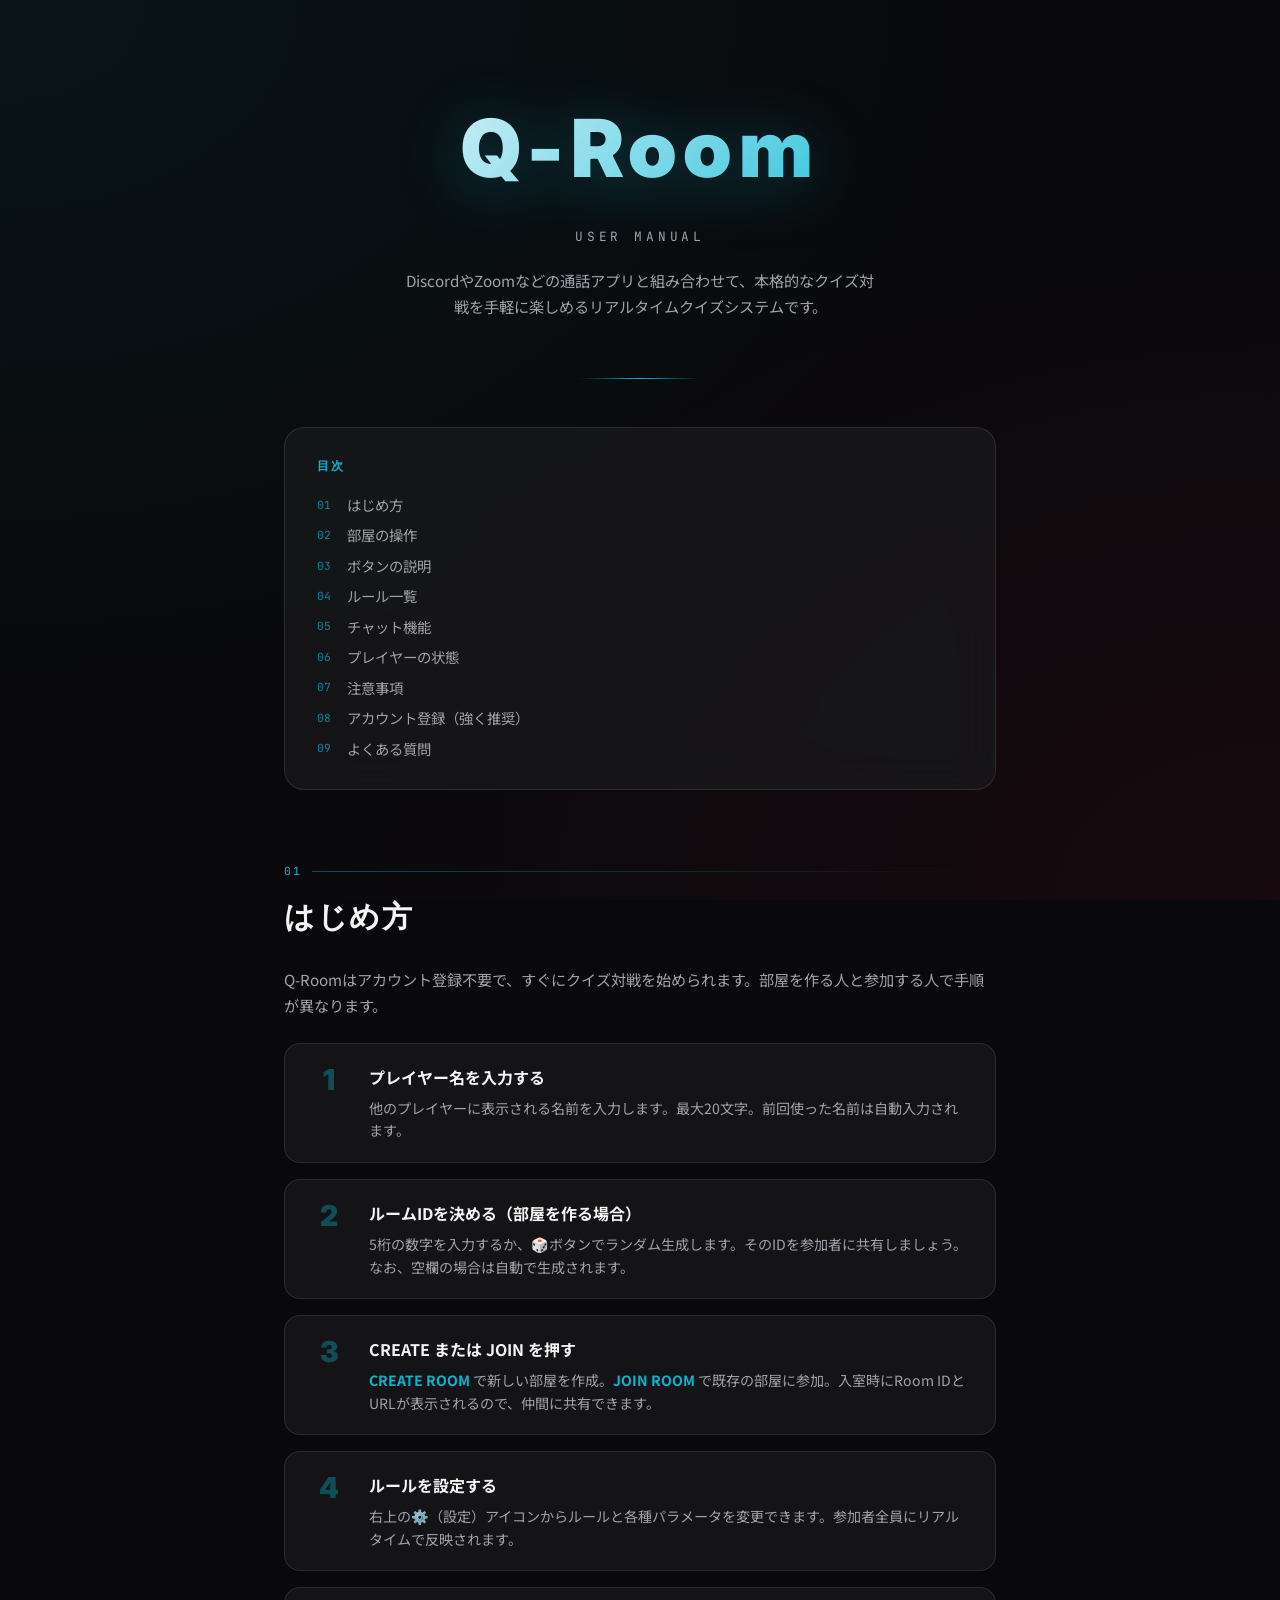
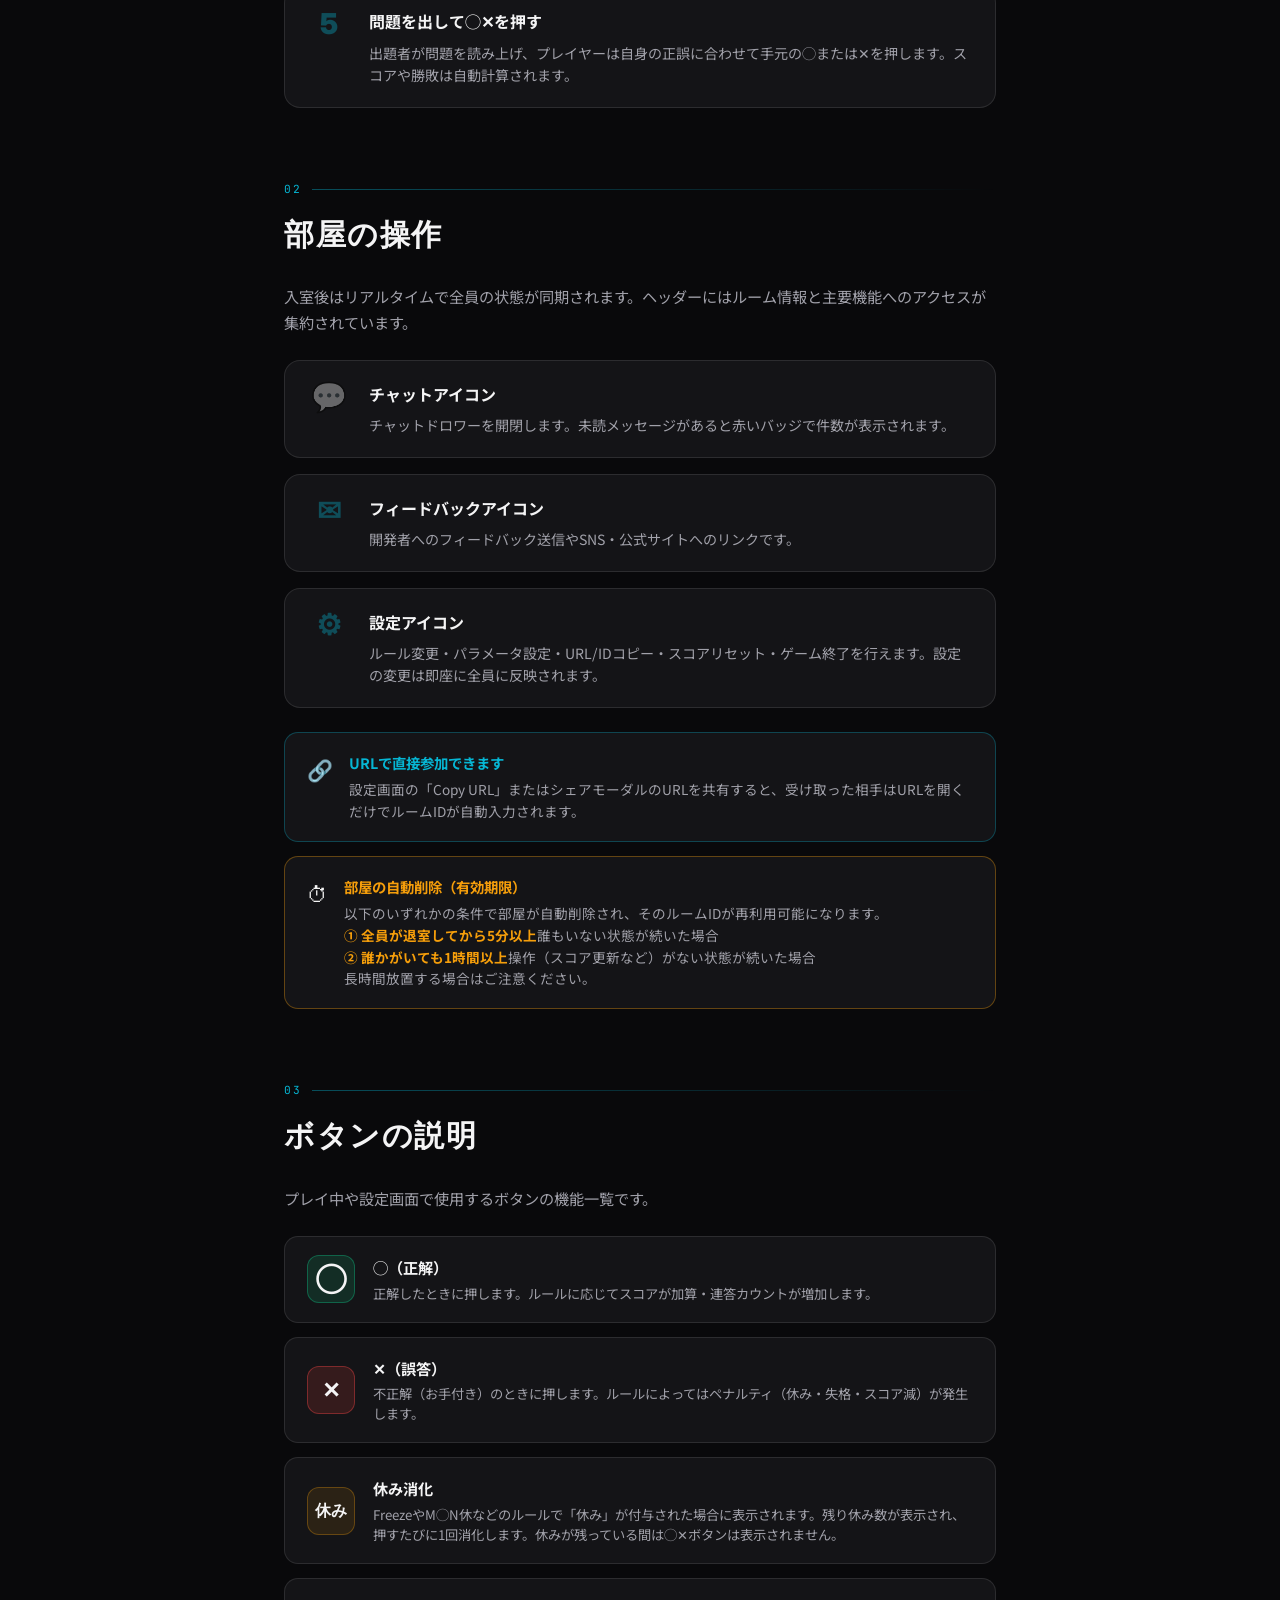
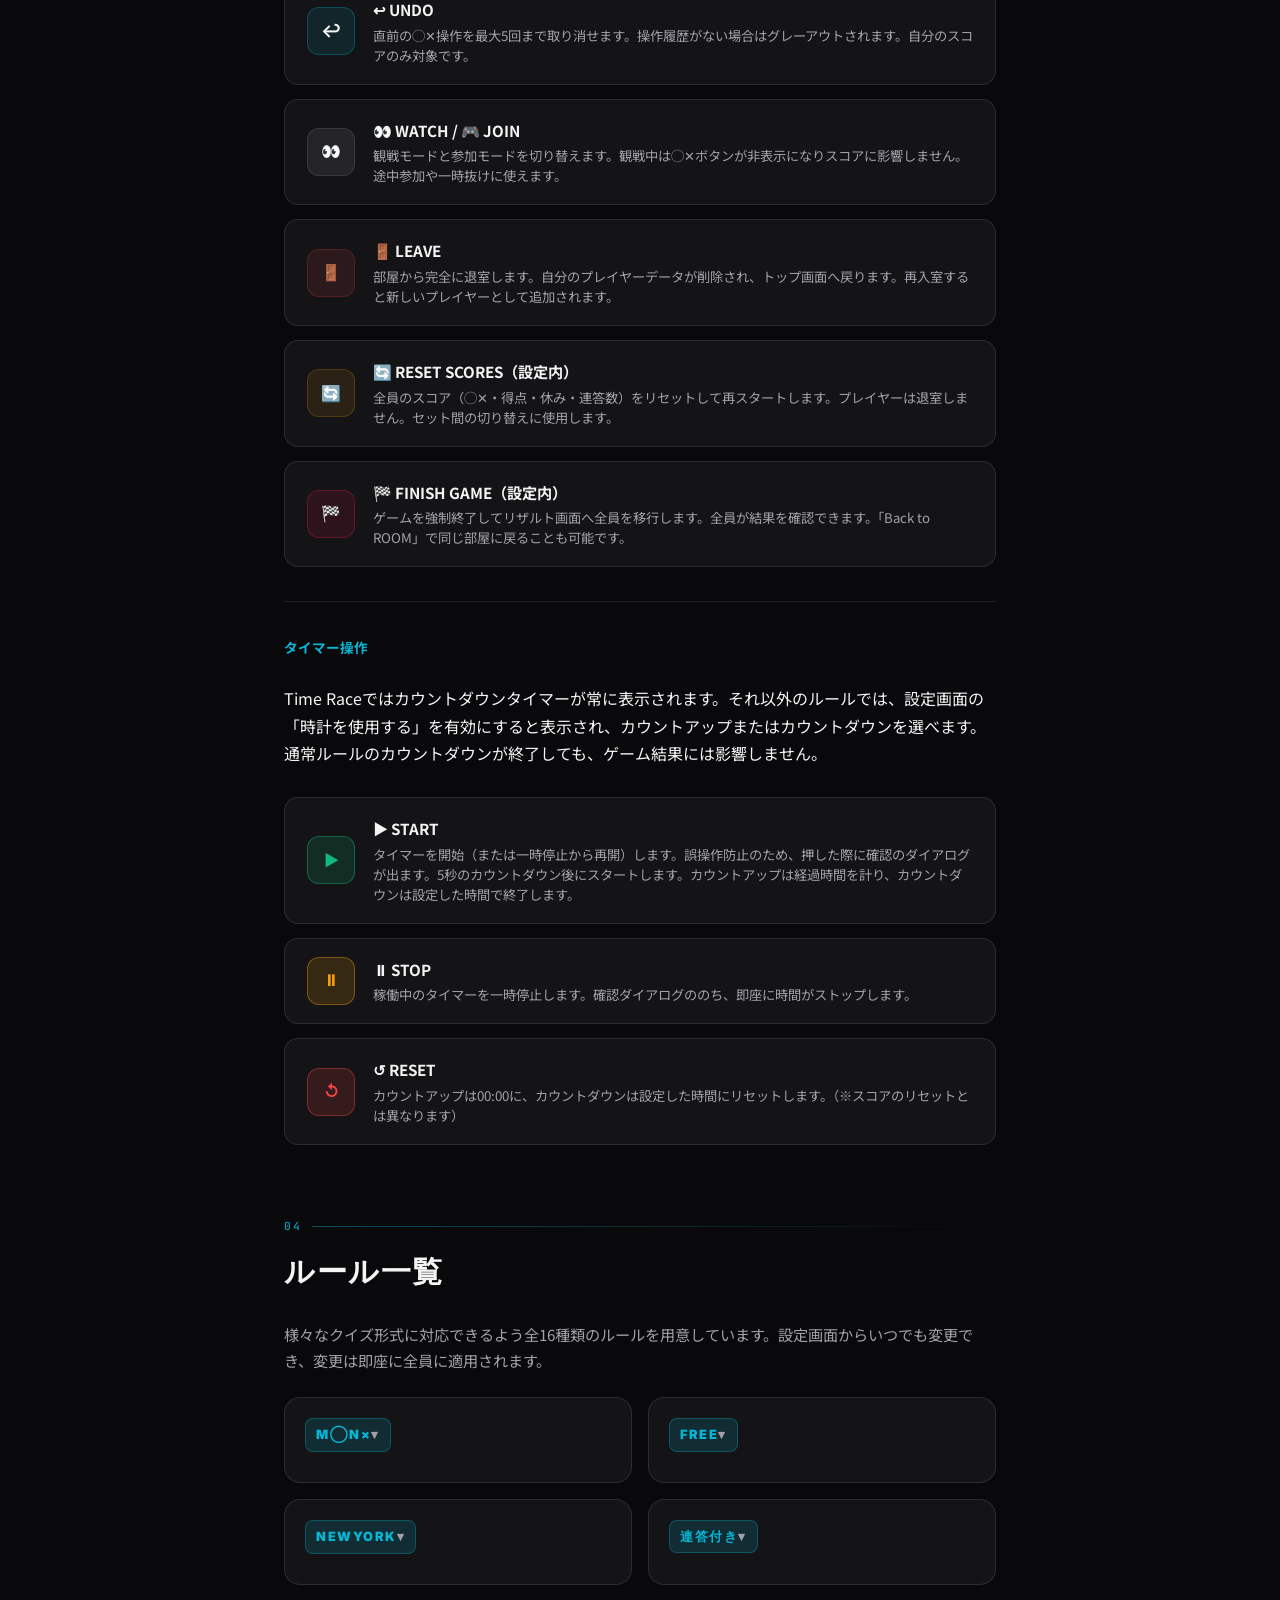
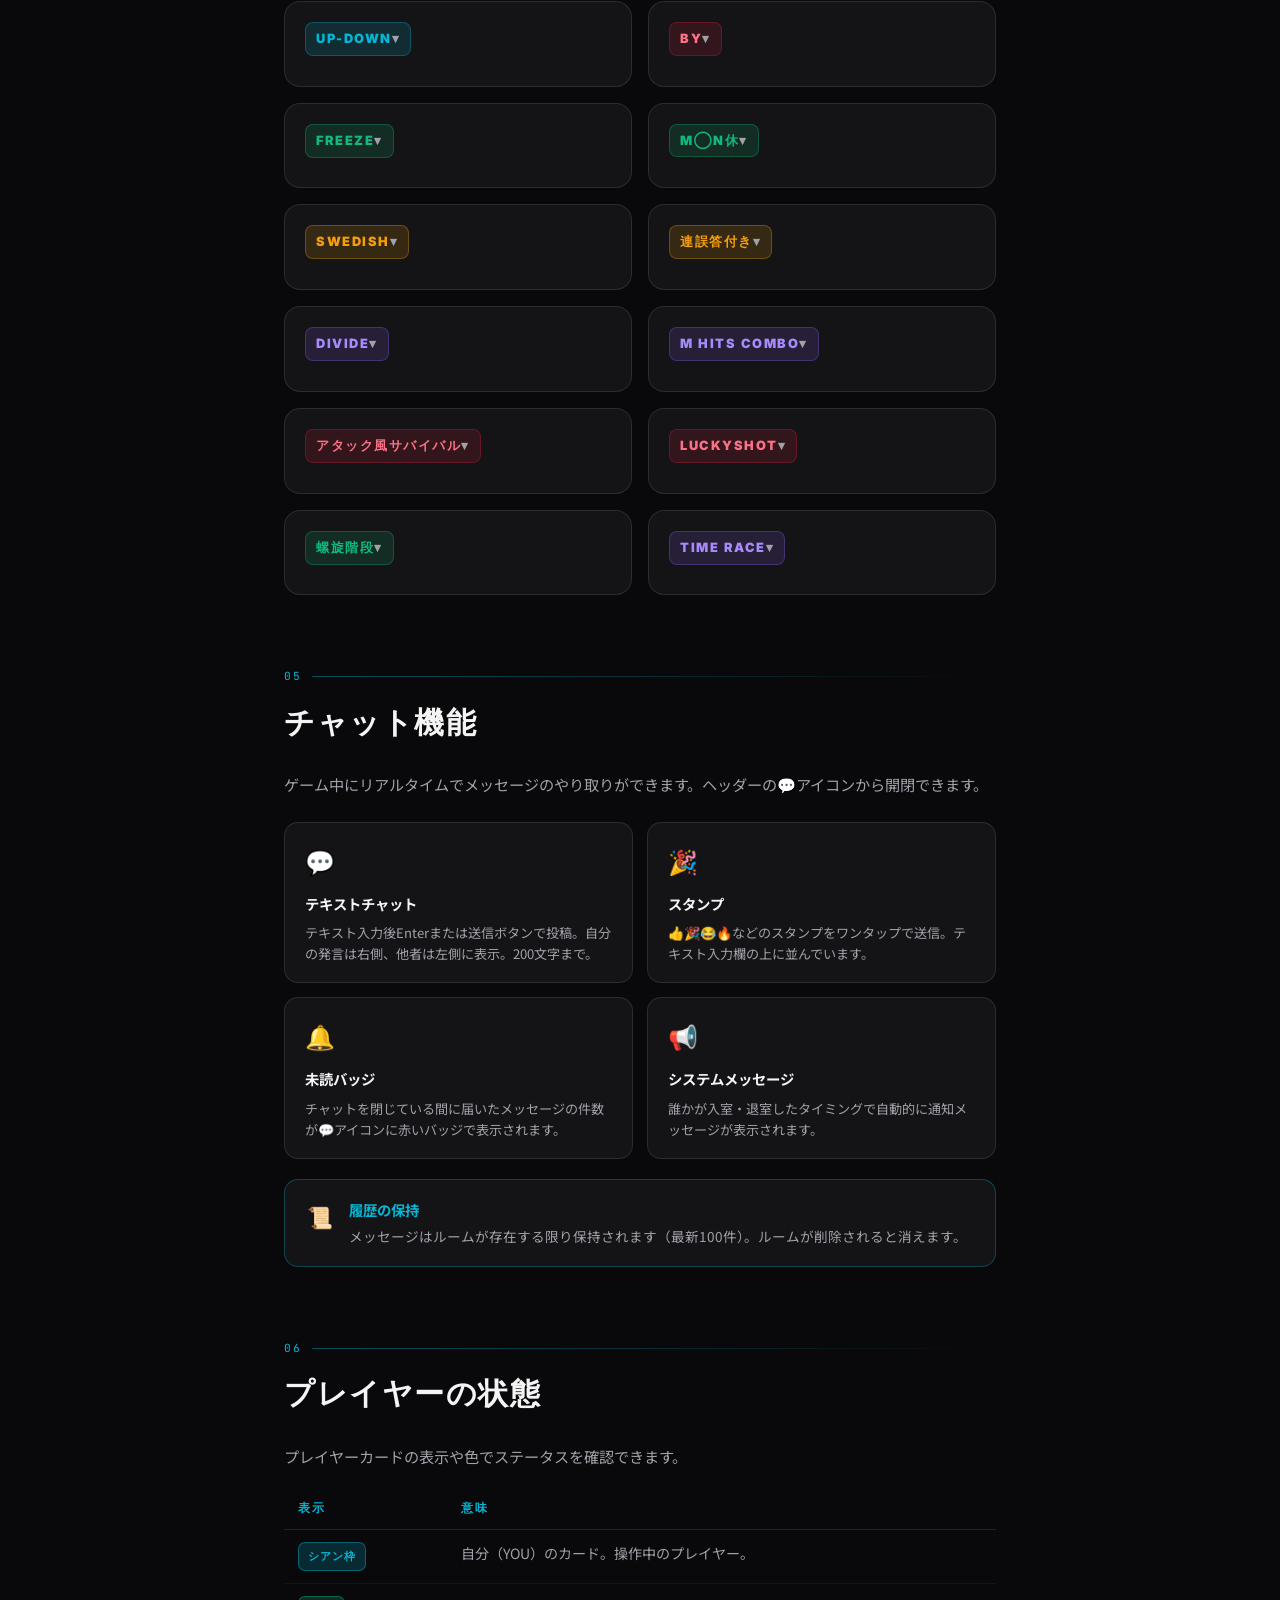
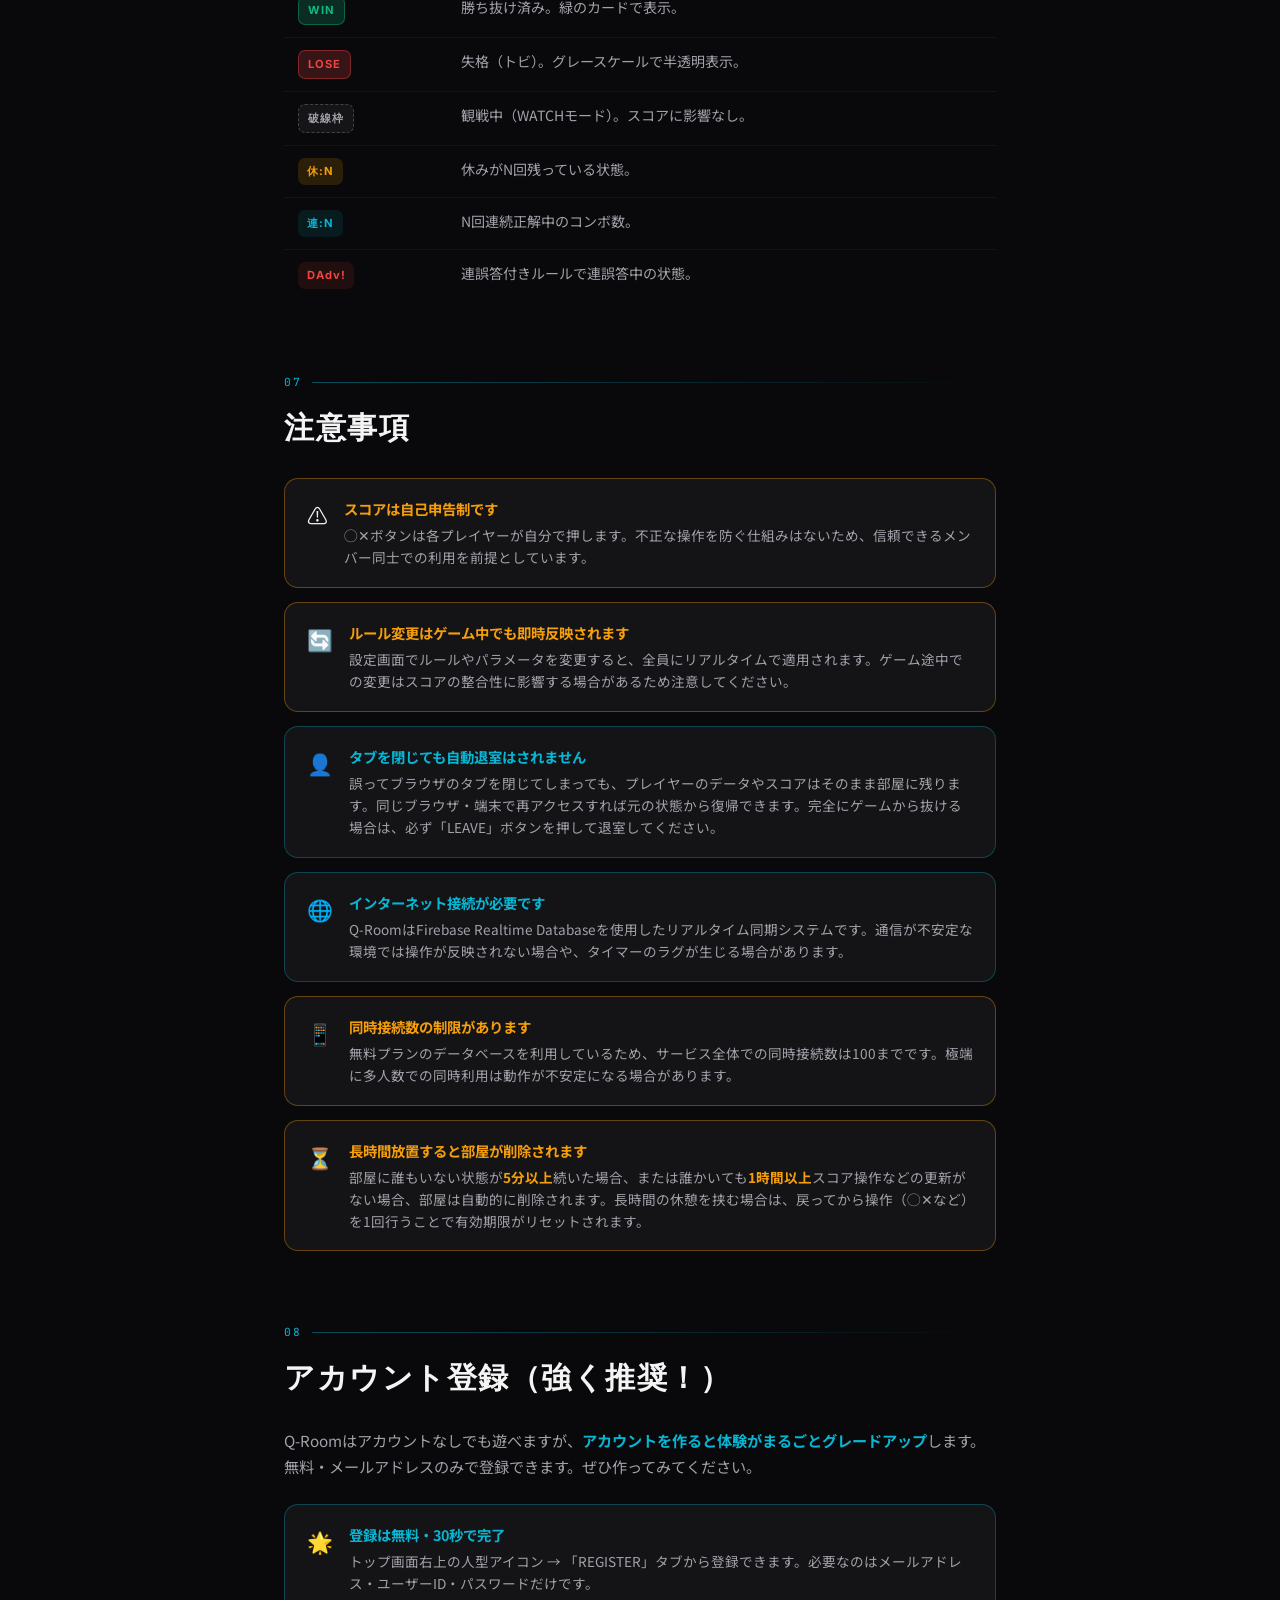
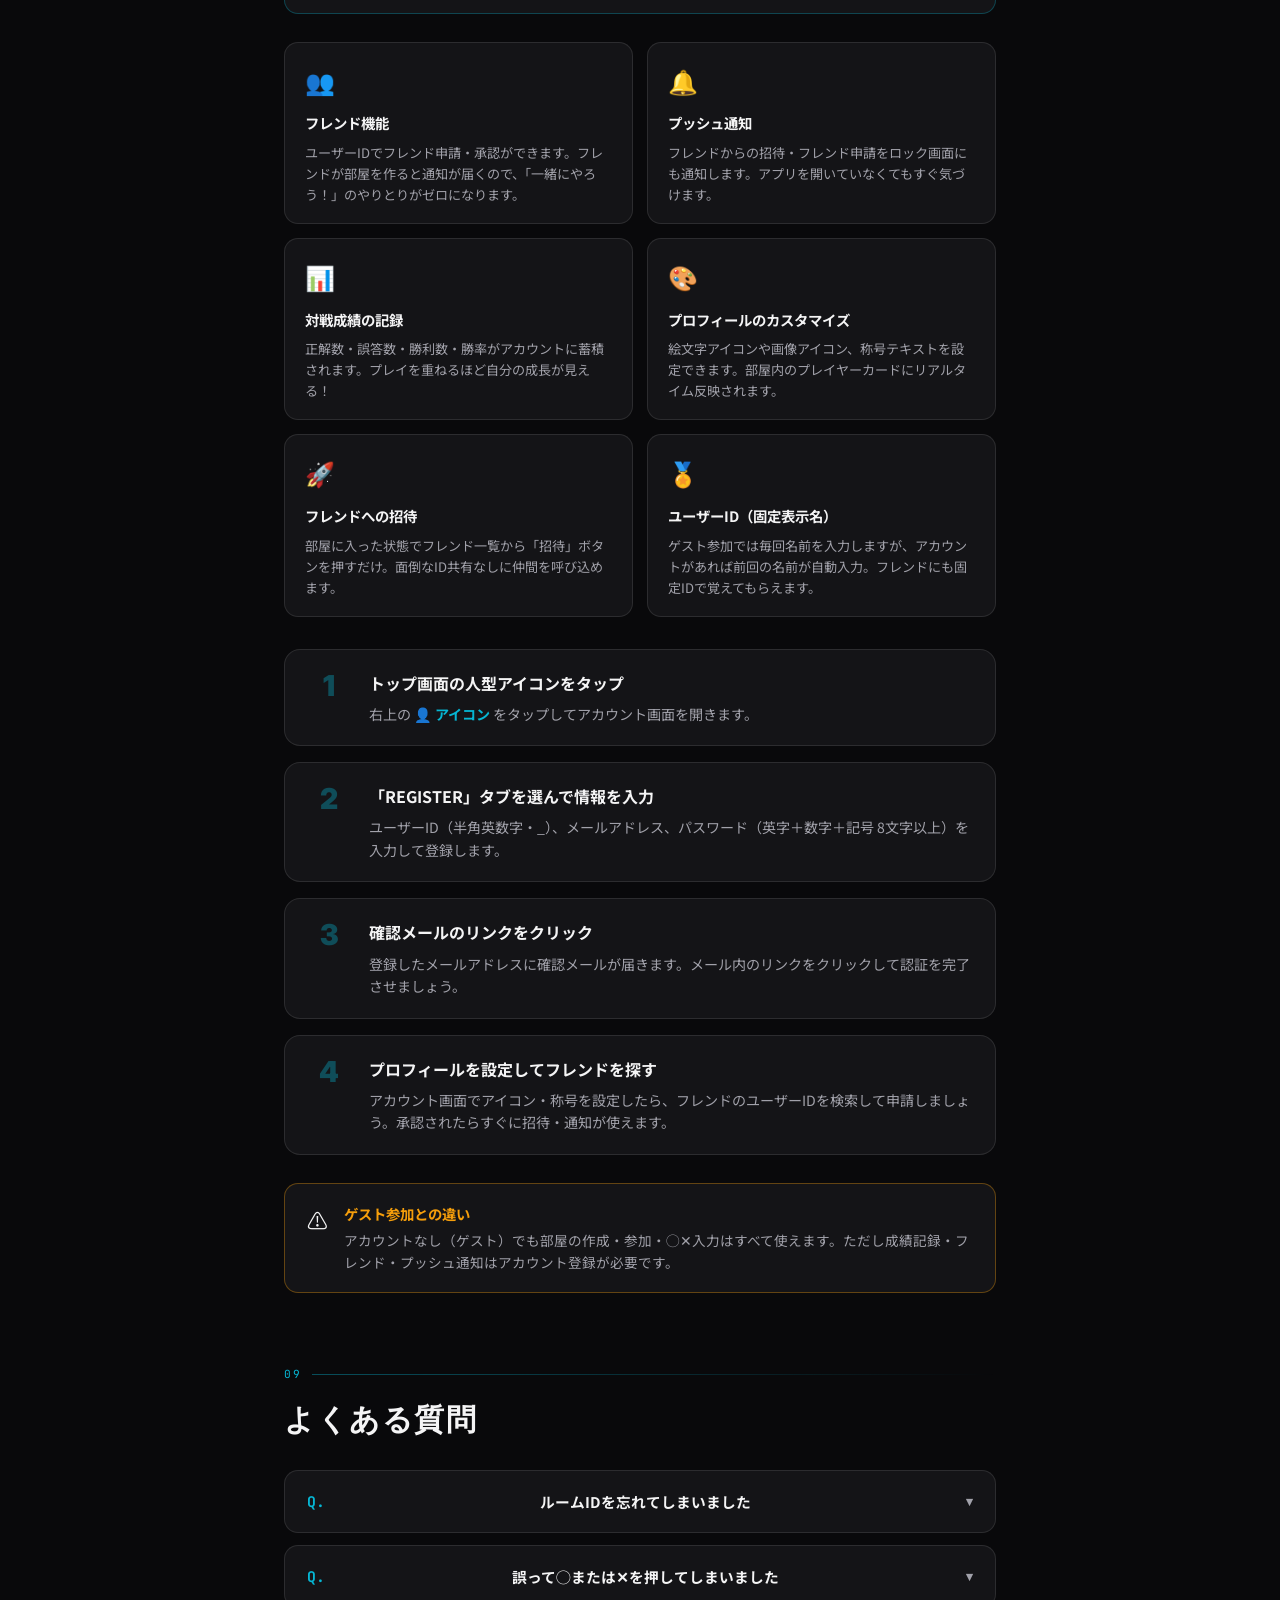
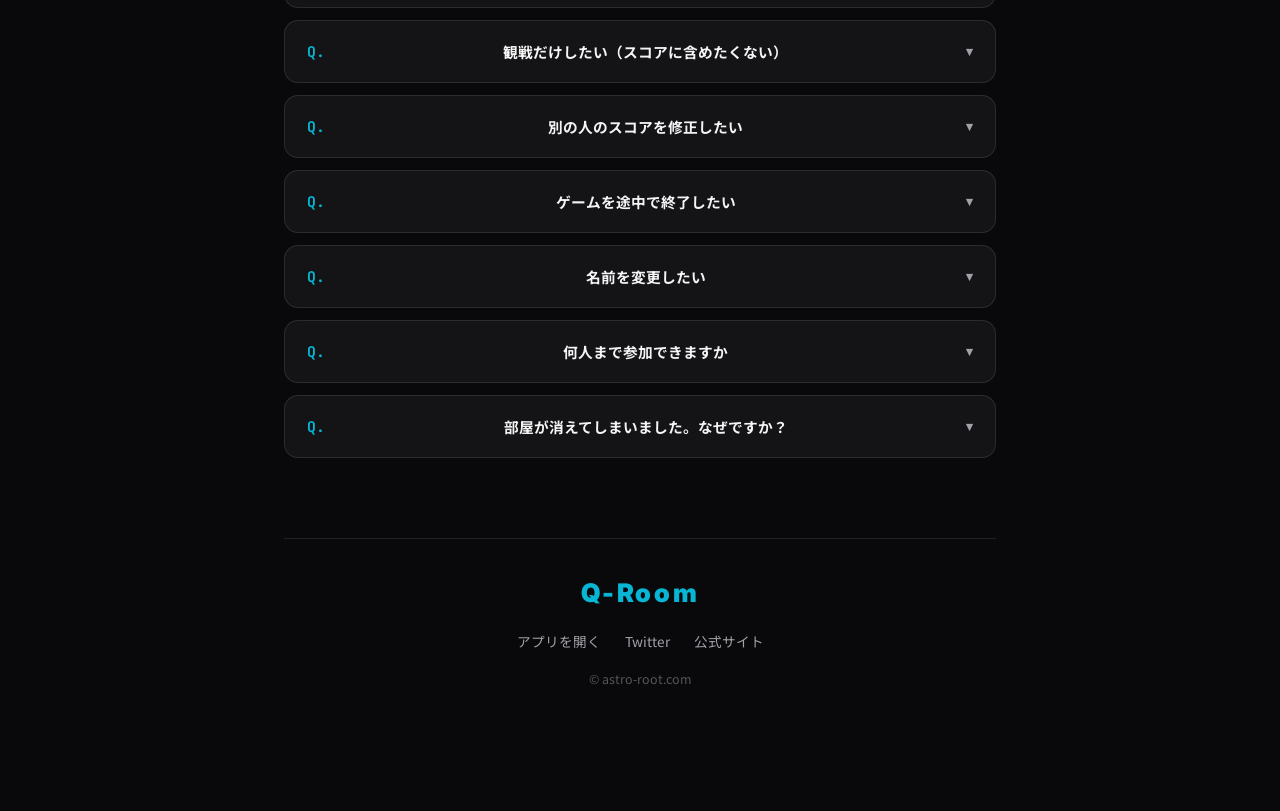
<file: manual.html>
<!DOCTYPE html>
<html lang="ja">
<head>
<meta charset="UTF-8">
<meta name="viewport" content="width=device-width, initial-scale=1.0">
<title>Q-Room ユーザーマニュアル</title>
<link rel="preconnect" href="https://fonts.googleapis.com">
<link href="https://fonts.googleapis.com/css2?family=Inter:wght@400;700;900&family=Noto+Sans+JP:wght@400;700&family=JetBrains+Mono:wght@700&display=swap" rel="stylesheet">
<link rel="stylesheet" href="css/manual.css">
</head>
<body>

<div class="wrapper">

  <div class="hero">
    <div class="hero-logo">Q-Room</div>
    <div class="hero-sub">User Manual</div>
    <p class="hero-desc">DiscordやZoomなどの通話アプリと組み合わせて、本格的なクイズ対戦を手軽に楽しめるリアルタイムクイズシステムです。</p>
  </div>

  <nav class="toc">
    <div class="toc-title">目次</div>
    <ul class="toc-list">
      <li><a href="#start"><span class="toc-num">01</span>はじめ方</a></li>
      <li><a href="#room"><span class="toc-num">02</span>部屋の操作</a></li>
      <li><a href="#buttons"><span class="toc-num">03</span>ボタンの説明</a></li>
      <li><a href="#rules"><span class="toc-num">04</span>ルール一覧</a></li>
      <li><a href="#chat"><span class="toc-num">05</span>チャット機能</a></li>
      <li><a href="#status"><span class="toc-num">06</span>プレイヤーの状態</a></li>
      <li><a href="#notes"><span class="toc-num">07</span>注意事項</a></li>
      <li><a href="#account"><span class="toc-num">08</span>アカウント登録（強く推奨）</a></li>
      <li><a href="#faq"><span class="toc-num">09</span>よくある質問</a></li>
    </ul>
  </nav>

  <section class="section" id="start">
    <div class="section-label">01</div>
    <h2 class="section-title">はじめ方</h2>
    <div class="section-body">
      <p>Q-Roomはアカウント登録不要で、すぐにクイズ対戦を始められます。部屋を作る人と参加する人で手順が異なります。</p>
    </div>
    <div class="steps">
      <div class="step">
        <div class="step-num">1</div>
        <div class="step-body">
          <div class="step-title">プレイヤー名を入力する</div>
          <div class="step-desc">他のプレイヤーに表示される名前を入力します。最大20文字。前回使った名前は自動入力されます。</div>
        </div>
      </div>
      <div class="step">
        <div class="step-num">2</div>
        <div class="step-body">
          <div class="step-title">ルームIDを決める（部屋を作る場合）</div>
          <div class="step-desc">5桁の数字を入力するか、🎲ボタンでランダム生成します。そのIDを参加者に共有しましょう。なお、空欄の場合は自動で生成されます。</div>
        </div>
      </div>
      <div class="step">
        <div class="step-num">3</div>
        <div class="step-body">
          <div class="step-title">CREATE または JOIN を押す</div>
          <div class="step-desc"><span class="highlight">CREATE ROOM</span> で新しい部屋を作成。<span class="highlight">JOIN ROOM</span> で既存の部屋に参加。入室時にRoom IDとURLが表示されるので、仲間に共有できます。</div>
        </div>
      </div>
      <div class="step">
        <div class="step-num">4</div>
        <div class="step-body">
          <div class="step-title">ルールを設定する</div>
          <div class="step-desc">右上の⚙️（設定）アイコンからルールと各種パラメータを変更できます。参加者全員にリアルタイムで反映されます。</div>
        </div>
      </div>
      <div class="step">
        <div class="step-num">5</div>
        <div class="step-body">
          <div class="step-title">問題を出して◯✕を押す</div>
          <div class="step-desc">出題者が問題を読み上げ、プレイヤーは自身の正誤に合わせて手元の◯または✕を押します。スコアや勝敗は自動計算されます。</div>
        </div>
      </div>
    </div>
  </section>

  <section class="section" id="room">
    <div class="section-label">02</div>
    <h2 class="section-title">部屋の操作</h2>
    <div class="section-body">
      <p>入室後はリアルタイムで全員の状態が同期されます。ヘッダーにはルーム情報と主要機能へのアクセスが集約されています。</p>
    </div>
    <div class="steps">
      <div class="step">
        <div class="step-num">💬</div>
        <div class="step-body">
          <div class="step-title">チャットアイコン</div>
          <div class="step-desc">チャットドロワーを開閉します。未読メッセージがあると赤いバッジで件数が表示されます。</div>
        </div>
      </div>
      <div class="step">
        <div class="step-num">✉</div>
        <div class="step-body">
          <div class="step-title">フィードバックアイコン</div>
          <div class="step-desc">開発者へのフィードバック送信やSNS・公式サイトへのリンクです。</div>
        </div>
      </div>
      <div class="step">
        <div class="step-num">⚙</div>
        <div class="step-body">
          <div class="step-title">設定アイコン</div>
          <div class="step-desc">ルール変更・パラメータ設定・URL/IDコピー・スコアリセット・ゲーム終了を行えます。設定の変更は即座に全員に反映されます。</div>
        </div>
      </div>
    </div>
    <div class="caution-list" style="margin-top:24px;">
      <div class="caution info">
        <div class="caution-icon">🔗</div>
        <div>
          <div class="caution-title">URLで直接参加できます</div>
          <div class="caution-body">設定画面の「Copy URL」またはシェアモーダルのURLを共有すると、受け取った相手はURLを開くだけでルームIDが自動入力されます。</div>
        </div>
      </div>
      <div class="caution warn">
        <div class="caution-icon">⏱</div>
        <div>
          <div class="caution-title">部屋の自動削除（有効期限）</div>
          <div class="caution-body">以下のいずれかの条件で部屋が自動削除され、そのルームIDが再利用可能になります。<br>
            <span class="hl-yellow">① 全員が退室してから5分以上</span>誰もいない状態が続いた場合<br>
            <span class="hl-yellow">② 誰かがいても1時間以上</span>操作（スコア更新など）がない状態が続いた場合<br>
            長時間放置する場合はご注意ください。</div>
        </div>
      </div>
    </div>
  </section>

  <section class="section" id="buttons">
    <div class="section-label">03</div>
    <h2 class="section-title">ボタンの説明</h2>
    <div class="section-body">
      <p>プレイ中や設定画面で使用するボタンの機能一覧です。</p>
    </div>
    <div class="buttons-doc">
      <div class="btn-doc">
        <div class="btn-icon o">◯</div>
        <div>
          <div class="btn-doc-title">◯（正解）</div>
          <div class="btn-doc-desc">正解したときに押します。ルールに応じてスコアが加算・連答カウントが増加します。</div>
        </div>
      </div>
      <div class="btn-doc">
        <div class="btn-icon x">✕</div>
        <div>
          <div class="btn-doc-title">✕（誤答）</div>
          <div class="btn-doc-desc">不正解（お手付き）のときに押します。ルールによってはペナルティ（休み・失格・スコア減）が発生します。</div>
        </div>
      </div>
      <div class="btn-doc">
        <div class="btn-icon" style="background:rgba(245,158,11,0.1);border:1px solid rgba(245,158,11,0.3);font-size:1rem;">休み</div>
        <div>
          <div class="btn-doc-title">休み消化</div>
          <div class="btn-doc-desc">FreezeやM◯N休などのルールで「休み」が付与された場合に表示されます。残り休み数が表示され、押すたびに1回消化します。休みが残っている間は◯✕ボタンは表示されません。</div>
        </div>
      </div>
      <div class="btn-doc">
        <div class="btn-icon undo" style="font-size:1.1rem;">↩</div>
        <div>
          <div class="btn-doc-title">↩ UNDO</div>
          <div class="btn-doc-desc">直前の◯✕操作を最大5回まで取り消せます。操作履歴がない場合はグレーアウトされます。自分のスコアのみ対象です。</div>
        </div>
      </div>
      <div class="btn-doc">
        <div class="btn-icon watch" style="font-size:1rem;">👀</div>
        <div>
          <div class="btn-doc-title">👀 WATCH / 🎮 JOIN</div>
          <div class="btn-doc-desc">観戦モードと参加モードを切り替えます。観戦中は◯✕ボタンが非表示になりスコアに影響しません。途中参加や一時抜けに使えます。</div>
        </div>
      </div>
      <div class="btn-doc">
        <div class="btn-icon leave" style="font-size:1rem;">🚪</div>
        <div>
          <div class="btn-doc-title">🚪 LEAVE</div>
          <div class="btn-doc-desc">部屋から完全に退室します。自分のプレイヤーデータが削除され、トップ画面へ戻ります。再入室すると新しいプレイヤーとして追加されます。</div>
        </div>
      </div>
      <div class="btn-doc">
        <div class="btn-icon reset" style="font-size:1rem;">🔄</div>
        <div>
          <div class="btn-doc-title">🔄 RESET SCORES（設定内）</div>
          <div class="btn-doc-desc">全員のスコア（◯✕・得点・休み・連答数）をリセットして再スタートします。プレイヤーは退室しません。セット間の切り替えに使用します。</div>
        </div>
      </div>
      <div class="btn-doc">
        <div class="btn-icon finish" style="font-size:1rem;">🏁</div>
        <div>
          <div class="btn-doc-title">🏁 FINISH GAME（設定内）</div>
          <div class="btn-doc-desc">ゲームを強制終了してリザルト画面へ全員を移行します。全員が結果を確認できます。「Back to ROOM」で同じ部屋に戻ることも可能です。</div>
        </div>
      </div>
      
      <div class="divider" style="margin: 20px 0;"></div>
      <h3 style="font-size: 0.85rem; color: var(--cyan); margin-bottom: 12px;">タイマー操作</h3>
      <p style="margin-bottom:16px;">Time Raceではカウントダウンタイマーが常に表示されます。それ以外のルールでは、設定画面の「時計を使用する」を有効にすると表示され、カウントアップまたはカウントダウンを選べます。通常ルールのカウントダウンが終了しても、ゲーム結果には影響しません。</p>
      
      <div class="btn-doc">
        <div class="btn-icon" style="background:rgba(16,185,129,0.15);border:1px solid rgba(16,185,129,0.4);font-size:1rem;color:var(--green)">▶</div>
        <div>
          <div class="btn-doc-title">▶ START</div>
          <div class="btn-doc-desc">タイマーを開始（または一時停止から再開）します。誤操作防止のため、押した際に確認のダイアログが出ます。5秒のカウントダウン後にスタートします。カウントアップは経過時間を計り、カウントダウンは設定した時間で終了します。</div>
        </div>
      </div>
      <div class="btn-doc">
        <div class="btn-icon" style="background:rgba(245,158,11,0.15);border:1px solid rgba(245,158,11,0.4);font-size:1rem;color:var(--yellow)">⏸</div>
        <div>
          <div class="btn-doc-title">⏸ STOP</div>
          <div class="btn-doc-desc">稼働中のタイマーを一時停止します。確認ダイアログののち、即座に時間がストップします。</div>
        </div>
      </div>
      <div class="btn-doc">
        <div class="btn-icon" style="background:rgba(239,68,68,0.15);border:1px solid rgba(239,68,68,0.4);font-size:1rem;color:var(--red)">↺</div>
        <div>
          <div class="btn-doc-title">↺ RESET</div>
          <div class="btn-doc-desc">カウントアップは00:00に、カウントダウンは設定した時間にリセットします。（※スコアのリセットとは異なります）</div>
        </div>
      </div>
    </div>
  </section>

  <section class="section" id="rules">
    <div class="section-label">04</div>
    <h2 class="section-title">ルール一覧</h2>
    <div class="section-body">
      <p>様々なクイズ形式に対応できるよう全16種類のルールを用意しています。設定画面からいつでも変更でき、変更は即座に全員に適用されます。</p>
    </div>
    <div class="rules-grid">

      <details class="rule-card">
        <summary class="rule-name tag-c">m◯n×</summary>
        <div class="rule-summary">クイズにおける最も基本的なルールです。m問正解すれば勝ち抜けとなり、n問誤答（お手付き）すると失格（トビ）になります。まずはこのルールから遊んでみましょう。</div>
        <div class="rule-formula">
          <span class="formula-win">◯ × m → 勝ち抜け</span>
          <span class="formula-lose">✕ × n → 失格</span>
          <span class="formula-note">デフォルト: 5◯2×</span>
        </div>
      </details>

      <details class="rule-card">
        <summary class="rule-name tag-c">Free</summary>
        <div class="rule-summary">勝ち抜けや失格の判定が行われない、自由な練習用モードです。エンドレスでクイズを楽しみたい場合や、スコアだけを記録し続けたい場合に使用します。</div>
        <div class="rule-formula">
          <span class="formula-note">勝敗判定なし</span>
        </div>
      </details>
      
      <details class="rule-card">
        <summary class="rule-name tag-c">NewYork</summary>
        <div class="rule-summary">正解で加点、誤答で減点されるシンプルなポイント制ルールです。目標スコア(win)に到達すると勝ち抜け、規定のマイナススコア(lose)に達すると失格となります。</div>
        <div class="rule-formula">
          <span class="formula-win">スコア ≥ win → 勝ち抜け</span>
          <span class="formula-lose">スコア ≤ lose → 失格</span>
          <span class="formula-note">デフォルト: 1問正解+1、誤答-1、10点勝ち抜け、-10点失格</span>
        </div>
      </details>

      <details class="rule-card">
        <summary class="rule-name tag-c">連答付き</summary>
        <div class="rule-summary">正解したあとに連続して正解するとボーナスポイントが加算されるルールです。<br>【加速】2連答目以降はずっと＋2点になります。誤答でリセットされます。<br>【等速】1問正解で「連答権」を獲得し、次問正解で＋2点になりますが、そこで連答権は消費されます。自分が誤答するか、他の人が正解した場合も連答権は消滅します。</div>
        <div class="rule-formula">
          <span class="formula-win">スコア ≥ m → 勝ち抜け</span>
          <span class="formula-lose">✕ × n → 失格</span>
          <span class="formula-note">連答中は+2点、通常時は+1点 / 加速・等速を選択可能</span>
        </div>
      </details>

      <details class="rule-card">
        <summary class="rule-name tag-c">up-down</summary>
        <div class="rule-summary">正解すると1点プラスされますが、1度でも誤答するとスコアが0点にリセットされてしまうシビアなルールです。崩れても上り直すことができますが、n回誤答での失格も設定可能です。</div>
        <div class="rule-formula">
          <span class="formula-win">スコア ≥ m → 勝ち抜け</span>
          <span class="formula-lose">✕ × n → 失格</span>
          <span class="formula-note">誤答でスコアは0にリセット</span>
        </div>
      </details>

      <details class="rule-card">
        <summary class="rule-name tag-m">by</summary>
        <div class="rule-summary">スコアが「正解数 × (定数 − 誤答数)」で計算されるルールです。誤答するたびに1問正解あたりの価値が下がっていくため、お手付きのリスクが徐々に高まります。</div>
        <div class="rule-formula">
          <span class="formula-win">◯ × (m − ✕) ≥ m² → 勝ち抜け</span>
          <span class="formula-lose">✕ × n → 失格</span>
          <span class="formula-note">デフォルト: 定数5、失格3×</span>
        </div>
      </details>

      <details class="rule-card">
        <summary class="rule-name tag-g">Freeze</summary>
        <div class="rule-summary">誤答すると、その時点での自分の「誤答累計数」と同じ回数だけ解答権が失われる（休みになる）ルールです。休みの間は◯✕ボタンが押せません。失格はなく最後までクイズに参加できます。</div>
        <div class="rule-formula">
          <span class="formula-win">◯ × m → 勝ち抜け</span>
          <span class="formula-lose">誤答 → 誤答累計数だけ休み</span>
          <span class="formula-note">失格なし（n=0で設定）</span>
        </div>
      </details>

      <details class="rule-card">
        <summary class="rule-name tag-g">m◯n休</summary>
        <div class="rule-summary">誤答した際のリスクが常に一定のルールです。誤答すると固定でn回の「休み」が与えられ、その間は解答に参加できません。</div>
        <div class="rule-formula">
          <span class="formula-win">◯ × m → 勝ち抜け</span>
          <span class="formula-lose">✕ → n休み</span>
          <span class="formula-note">デフォルト: 5◯3休</span>
        </div>
      </details>

      <details class="rule-card">
        <summary class="rule-name tag-y">Swedish</summary>
        <div class="rule-summary">誤答ペナルティが現在の正解数に応じて重くなっていく上級者向けルールです。正解を重ねるほど、1回の誤答で増える✕の数（ペナルティ）が大きくなります。</div>
        <div class="rule-formula">
          <span class="formula-win">◯ × m → 勝ち抜け</span>
          <span class="formula-lose">誤答ペナルティ ＝ √(8◯+1) 切上</span>
          <span class="formula-note">デフォルト: 10◯10×</span>
        </div>
      </details>

      <details class="rule-card">
        <summary class="rule-name tag-y">連誤答付き</summary>
        <div class="rule-summary">連続して誤答するとペナルティが倍増するルールです。2回連続で間違えると一気に2✕が追加されます。一度正解すれば連誤答状態はリセットされます。</div>
        <div class="rule-formula">
          <span class="formula-win">◯ × m → 勝ち抜け</span>
          <span class="formula-lose">連誤答中は2倍×カウント</span>
          <span class="formula-note">デフォルト: 5◯3×</span>
        </div>
      </details>

      <details class="rule-card">
        <summary class="rule-name tag-p">divide</summary>
        <div class="rule-summary">持ち点（初期値）からスタートし、正解で固定点が加算されますが、誤答すると「現在のスコア ÷ 誤答累計数」にまで持ち点が激減してしまいます。スコアが1未満になると失格です。</div>
        <div class="rule-formula">
          <span class="formula-win">スコア ≥ win → 勝ち抜け</span>
          <span class="formula-lose">スコア &lt; 1 → 失格</span>
          <span class="formula-note">デフォルト: 初期10、加点+10、勝ち抜け100</span>
        </div>
      </details>

      <details class="rule-card">
        <summary class="rule-name tag-p">m hits Combo</summary>
        <div class="rule-summary">連続正解するほど獲得スコアが加速するルールです。1問目は1点、2連答目は2点、3連答目は3点…と増えますが、誤答するとコンボは途切れてしまいます。</div>
        <div class="rule-formula">
          <span class="formula-win">スコア ≥ m → 勝ち抜け</span>
          <span class="formula-lose">誤答でコンボリセット、n回誤答で失格</span>
          <span class="formula-note">デフォルト: 勝ち抜け10点</span>
        </div>
      </details>

      <details class="rule-card">
        <summary class="rule-name tag-m">アタック風サバイバル</summary>
        <div class="rule-summary">全員がHP（ライフ）を持った状態で戦うサバイバルルールです。自分が正解すると自分以外の全員にダメージを与え（自身の回復も可能）、誤答すると自分にダメージが入ります。規定の人数まで生き残れば勝利です。</div>
        <div class="rule-formula">
          <span class="formula-win">規定人数まで生き残る</span>
          <span class="formula-lose">HP ≤ 0 → 失格</span>
          <span class="formula-note">デフォルト: 初期HP20</span>
        </div>
      </details>

      <details class="rule-card">
        <summary class="rule-name tag-m">LuckyShot</summary>
        <div class="rule-summary">クイズの実力だけでなく「運」も絡むルールです。正解・誤答時に、設定された最大値までのランダムな点数が加算・減算されます。</div>
        <div class="rule-formula">
          <span class="formula-win">スコア ≥ win → 勝ち抜け</span>
          <span class="formula-lose">スコア ≤ lose → 失格</span>
          <span class="formula-note">デフォルト: 乱数最大10</span>
        </div>
      </details>

      <details class="rule-card">
        <summary class="rule-name tag-g">螺旋階段</summary>
        <div class="rule-summary">スコアの絶対値ではなく、他プレイヤーとの「相対的な位置」が重要になる特殊ルールです。単独トップ（最上位）にいる状態で連続正解すると勝ち抜け、単独ビリ（最下位）で連続誤答すると失格になります。</div>
        <div class="rule-formula">
          <span class="formula-win">最上位でN連答 → 勝ち抜け</span>
          <span class="formula-lose">最下位でN連誤 → 失格</span>
          <span class="formula-note">デフォルト: 上位3連答 / 下位3連誤</span>
        </div>
      </details>
      
      <details class="rule-card">
        <summary class="rule-name tag-p">Time Race</summary>
        <div class="rule-summary">上部に表示されるタイマーを使い、制限時間内にどれだけスコアを稼げるかを競うルールです。タイマーが動いている間のみ解答が行え、時間切れ時に最もスコアが高かったプレイヤーが勝利となります。</div>
        <div class="rule-formula">
          <span class="formula-win">時間切れ時にスコアが単独または同点トップ → WIN</span>
          <span class="formula-note">デフォルト: 5分、正解+1、誤答-1</span>
        </div>
      </details>

    </div>
  </section>

  <section class="section" id="chat">
    <div class="section-label">05</div>
    <h2 class="section-title">チャット機能</h2>
    <div class="section-body">
      <p>ゲーム中にリアルタイムでメッセージのやり取りができます。ヘッダーの💬アイコンから開閉できます。</p>
    </div>
    <div class="chat-features">
      <div class="chat-feat">
        <div class="chat-feat-icon">💬</div>
        <div class="chat-feat-title">テキストチャット</div>
        <div class="chat-feat-desc">テキスト入力後Enterまたは送信ボタンで投稿。自分の発言は右側、他者は左側に表示。200文字まで。</div>
      </div>
      <div class="chat-feat">
        <div class="chat-feat-icon">🎉</div>
        <div class="chat-feat-title">スタンプ</div>
        <div class="chat-feat-desc">👍🎉😂🔥などのスタンプをワンタップで送信。テキスト入力欄の上に並んでいます。</div>
      </div>
      <div class="chat-feat">
        <div class="chat-feat-icon">🔔</div>
        <div class="chat-feat-title">未読バッジ</div>
        <div class="chat-feat-desc">チャットを閉じている間に届いたメッセージの件数が💬アイコンに赤いバッジで表示されます。</div>
      </div>
      <div class="chat-feat">
        <div class="chat-feat-icon">📢</div>
        <div class="chat-feat-title">システムメッセージ</div>
        <div class="chat-feat-desc">誰かが入室・退室したタイミングで自動的に通知メッセージが表示されます。</div>
      </div>
    </div>
    <div class="caution-list" style="margin-top:20px;">
      <div class="caution info">
        <div class="caution-icon">📜</div>
        <div>
          <div class="caution-title">履歴の保持</div>
          <div class="caution-body">メッセージはルームが存在する限り保持されます（最新100件）。ルームが削除されると消えます。</div>
        </div>
      </div>
    </div>
  </section>

  <section class="section" id="status">
    <div class="section-label">06</div>
    <h2 class="section-title">プレイヤーの状態</h2>
    <div class="section-body">
      <p>プレイヤーカードの表示や色でステータスを確認できます。</p>
    </div>
    <table class="badge-table">
      <thead>
        <tr>
          <th>表示</th>
          <th>意味</th>
        </tr>
      </thead>
      <tbody>
        <tr>
          <td><span class="badge-sample" style="background:rgba(6,182,212,0.2);color:#06b6d4;border:1px solid rgba(6,182,212,0.4);">シアン枠</span></td>
          <td>自分（YOU）のカード。操作中のプレイヤー。</td>
        </tr>
        <tr>
          <td><span class="badge-sample" style="background:rgba(16,185,129,0.2);color:#10b981;border:1px solid rgba(16,185,129,0.4);">WIN</span></td>
          <td>勝ち抜け済み。緑のカードで表示。</td>
        </tr>
        <tr>
          <td><span class="badge-sample" style="background:rgba(239,68,68,0.2);color:#ef4444;border:1px solid rgba(239,68,68,0.4);">LOSE</span></td>
          <td>失格（トビ）。グレースケールで半透明表示。</td>
        </tr>
        <tr>
          <td><span class="badge-sample" style="background:rgba(255,255,255,0.05);color:#a1a1aa;border:1px dashed rgba(255,255,255,0.2);">破線枠</span></td>
          <td>観戦中（WATCHモード）。スコアに影響なし。</td>
        </tr>
        <tr>
          <td><span class="badge-sample" style="background:rgba(245,158,11,0.15);color:#f59e0b;">休:N</span></td>
          <td>休みがN回残っている状態。</td>
        </tr>
        <tr>
          <td><span class="badge-sample" style="background:rgba(6,182,212,0.1);color:#06b6d4;">連:N</span></td>
          <td>N回連続正解中のコンボ数。</td>
        </tr>
        <tr>
          <td><span class="badge-sample" style="background:rgba(239,68,68,0.1);color:#ef4444;">DAdv!</span></td>
          <td>連誤答付きルールで連誤答中の状態。</td>
        </tr>
      </tbody>
    </table>
  </section>

  <section class="section" id="notes">
    <div class="section-label">07</div>
    <h2 class="section-title">注意事項</h2>
    <div class="caution-list">
      <div class="caution warn">
        <div class="caution-icon">⚠️</div>
        <div>
          <div class="caution-title">スコアは自己申告制です</div>
          <div class="caution-body">◯✕ボタンは各プレイヤーが自分で押します。不正な操作を防ぐ仕組みはないため、信頼できるメンバー同士での利用を前提としています。</div>
        </div>
      </div>
      <div class="caution warn">
        <div class="caution-icon">🔄</div>
        <div>
          <div class="caution-title">ルール変更はゲーム中でも即時反映されます</div>
          <div class="caution-body">設定画面でルールやパラメータを変更すると、全員にリアルタイムで適用されます。ゲーム途中での変更はスコアの整合性に影響する場合があるため注意してください。</div>
        </div>
      </div>
      <div class="caution info">
        <div class="caution-icon">👤</div>
        <div>
          <div class="caution-title">タブを閉じても自動退室はされません</div>
          <div class="caution-body">誤ってブラウザのタブを閉じてしまっても、プレイヤーのデータやスコアはそのまま部屋に残ります。同じブラウザ・端末で再アクセスすれば元の状態から復帰できます。完全にゲームから抜ける場合は、必ず「LEAVE」ボタンを押して退室してください。</div>
        </div>
      </div>
      <div class="caution info">
        <div class="caution-icon">🌐</div>
        <div>
          <div class="caution-title">インターネット接続が必要です</div>
          <div class="caution-body">Q-RoomはFirebase Realtime Databaseを使用したリアルタイム同期システムです。通信が不安定な環境では操作が反映されない場合や、タイマーのラグが生じる場合があります。</div>
        </div>
      </div>
      <div class="caution warn">
        <div class="caution-icon">📱</div>
        <div>
          <div class="caution-title">同時接続数の制限があります</div>
          <div class="caution-body">無料プランのデータベースを利用しているため、サービス全体での同時接続数は100までです。極端に多人数での同時利用は動作が不安定になる場合があります。</div>
        </div>
      </div>
      <div class="caution warn">
        <div class="caution-icon">⏳</div>
        <div>
          <div class="caution-title">長時間放置すると部屋が削除されます</div>
          <div class="caution-body">部屋に誰もいない状態が<span class="hl-yellow">5分以上</span>続いた場合、または誰かいても<span class="hl-yellow">1時間以上</span>スコア操作などの更新がない場合、部屋は自動的に削除されます。長時間の休憩を挟む場合は、戻ってから操作（◯✕など）を1回行うことで有効期限がリセットされます。</div>
        </div>
      </div>
    </div>
  </section>

  <section class="section" id="account">
    <div class="section-label">08</div>
    <h2 class="section-title">アカウント登録（強く推奨！）</h2>
    <div class="section-body">
      <p>Q-Roomはアカウントなしでも遊べますが、<span class="highlight">アカウントを作ると体験がまるごとグレードアップ</span>します。無料・メールアドレスのみで登録できます。ぜひ作ってみてください。</p>
    </div>

    <div class="caution info" style="margin-top:24px;">
      <div class="caution-icon">🌟</div>
      <div>
        <div class="caution-title">登録は無料・30秒で完了</div>
        <div class="caution-body">トップ画面右上の人型アイコン → 「REGISTER」タブから登録できます。必要なのはメールアドレス・ユーザーID・パスワードだけです。</div>
      </div>
    </div>

    <div class="chat-features" style="margin-top:28px;">
      <div class="chat-feat">
        <div class="chat-feat-icon">👥</div>
        <div class="chat-feat-title">フレンド機能</div>
        <div class="chat-feat-desc">ユーザーIDでフレンド申請・承認ができます。フレンドが部屋を作ると通知が届くので、「一緒にやろう！」のやりとりがゼロになります。</div>
      </div>
      <div class="chat-feat">
        <div class="chat-feat-icon">🔔</div>
        <div class="chat-feat-title">プッシュ通知</div>
        <div class="chat-feat-desc">フレンドからの招待・フレンド申請をロック画面にも通知します。アプリを開いていなくてもすぐ気づけます。</div>
      </div>
      <div class="chat-feat">
        <div class="chat-feat-icon">📊</div>
        <div class="chat-feat-title">対戦成績の記録</div>
        <div class="chat-feat-desc">正解数・誤答数・勝利数・勝率がアカウントに蓄積されます。プレイを重ねるほど自分の成長が見える！</div>
      </div>
      <div class="chat-feat">
        <div class="chat-feat-icon">🎨</div>
        <div class="chat-feat-title">プロフィールのカスタマイズ</div>
        <div class="chat-feat-desc">絵文字アイコンや画像アイコン、称号テキストを設定できます。部屋内のプレイヤーカードにリアルタイム反映されます。</div>
      </div>
      <div class="chat-feat">
        <div class="chat-feat-icon">🚀</div>
        <div class="chat-feat-title">フレンドへの招待</div>
        <div class="chat-feat-desc">部屋に入った状態でフレンド一覧から「招待」ボタンを押すだけ。面倒なID共有なしに仲間を呼び込めます。</div>
      </div>
      <div class="chat-feat">
        <div class="chat-feat-icon">🏅</div>
        <div class="chat-feat-title">ユーザーID（固定表示名）</div>
        <div class="chat-feat-desc">ゲスト参加では毎回名前を入力しますが、アカウントがあれば前回の名前が自動入力。フレンドにも固定IDで覚えてもらえます。</div>
      </div>
    </div>

    <div class="steps" style="margin-top:32px;">
      <div class="step">
        <div class="step-num">1</div>
        <div class="step-body">
          <div class="step-title">トップ画面の人型アイコンをタップ</div>
          <div class="step-desc">右上の <span class="highlight">👤 アイコン</span> をタップしてアカウント画面を開きます。</div>
        </div>
      </div>
      <div class="step">
        <div class="step-num">2</div>
        <div class="step-body">
          <div class="step-title">「REGISTER」タブを選んで情報を入力</div>
          <div class="step-desc">ユーザーID（半角英数字・_）、メールアドレス、パスワード（英字＋数字＋記号 8文字以上）を入力して登録します。</div>
        </div>
      </div>
      <div class="step">
        <div class="step-num">3</div>
        <div class="step-body">
          <div class="step-title">確認メールのリンクをクリック</div>
          <div class="step-desc">登録したメールアドレスに確認メールが届きます。メール内のリンクをクリックして認証を完了させましょう。</div>
        </div>
      </div>
      <div class="step">
        <div class="step-num">4</div>
        <div class="step-body">
          <div class="step-title">プロフィールを設定してフレンドを探す</div>
          <div class="step-desc">アカウント画面でアイコン・称号を設定したら、フレンドのユーザーIDを検索して申請しましょう。承認されたらすぐに招待・通知が使えます。</div>
        </div>
      </div>
    </div>

    <div class="caution warn" style="margin-top:28px;">
      <div class="caution-icon">⚠️</div>
      <div>
        <div class="caution-title">ゲスト参加との違い</div>
        <div class="caution-body">アカウントなし（ゲスト）でも部屋の作成・参加・◯✕入力はすべて使えます。ただし成績記録・フレンド・プッシュ通知はアカウント登録が必要です。</div>
      </div>
    </div>
  </section>

  <section class="section" id="faq">
    <div class="section-label">09</div>
    <h2 class="section-title">よくある質問</h2>
    <div class="faq">
      <div class="faq-item">
        <div class="faq-q" onclick="toggleFaq(this)">
          <span>ルームIDを忘れてしまいました</span>
          <span class="faq-arrow">▾</span>
        </div>
        <div class="faq-a">設定画面（⚙アイコン）の「Copy ID」ボタンで現在のIDをコピーできます。また「Copy URL」でURLをコピーして共有すれば、相手はIDを入力せずに参加できます。</div>
      </div>
      <div class="faq-item">
        <div class="faq-q" onclick="toggleFaq(this)">
          <span>誤って◯または✕を押してしまいました</span>
          <span class="faq-arrow">▾</span>
        </div>
        <div class="faq-a">「↩ UNDO」ボタンで直前の操作を取り消せます。最大5回まで遡ることができます。</div>
      </div>
      <div class="faq-item">
        <div class="faq-q" onclick="toggleFaq(this)">
          <span>観戦だけしたい（スコアに含めたくない）</span>
          <span class="faq-arrow">▾</span>
        </div>
        <div class="faq-a">「👀 WATCH」ボタンを押すと観戦モードに切り替わります。◯✕ボタンが非表示になり、スコアに影響しません。「🎮 JOIN」で再参加できます。</div>
      </div>
      <div class="faq-item">
        <div class="faq-q" onclick="toggleFaq(this)">
          <span>別の人のスコアを修正したい</span>
          <span class="faq-arrow">▾</span>
        </div>
        <div class="faq-a">他のプレイヤーのスコアを個別に修正する機能はありません。全員リセット（🔄 RESET SCORES）してやり直すか、誤った操作をしたプレイヤー本人にUNDOを使ってもらう必要があります。</div>
      </div>
      <div class="faq-item">
        <div class="faq-q" onclick="toggleFaq(this)">
          <span>ゲームを途中で終了したい</span>
          <span class="faq-arrow">▾</span>
        </div>
        <div class="faq-a">設定画面の「🏁 FINISH GAME」で強制終了できます。全員のリザルト画面が表示されます。「Back to ROOM」で同じ部屋に戻って続けることもできます。</div>
      </div>
      <div class="faq-item">
        <div class="faq-q" onclick="toggleFaq(this)">
          <span>名前を変更したい</span>
          <span class="faq-arrow">▾</span>
        </div>
        <div class="faq-a">入室後に名前を変更する機能は現在ありません。一度「🚪 LEAVE」ボタンで退室し、最初の画面で新しい名前を入力してから「JOIN ROOM」で再入室してください。</div>
      </div>
      <div class="faq-item">
        <div class="faq-q" onclick="toggleFaq(this)">
          <span>何人まで参加できますか</span>
          <span class="faq-arrow">▾</span>
        </div>
        <div class="faq-a">人数制限は設けていませんが、データベース無料プランの同時接続100人というシステム全体の制限があります。また、参加者が増えるほど画面が長くなりスクロール操作が必要になります。現実的には10〜20人程度でのプレイを推奨します。</div>
      </div>
      <div class="faq-item">
        <div class="faq-q" onclick="toggleFaq(this)">
          <span>部屋が消えてしまいました。なぜですか？</span>
          <span class="faq-arrow">▾</span>
        </div>
        <div class="faq-a">以下の2つの条件のいずれかで部屋は自動削除されます。① 全員が退室してから5分以上誰もいない状態が続いた場合、② 誰かいても1時間以上スコア操作などの更新がない場合です。長時間の休憩を挟む際は戻ってから◯✕などを1回操作すると有効期限がリセットされます。</div>
      </div>
    </div>
  </section>

  <footer class="footer">
    <div class="footer-logo">Q-Room</div>
    <div class="footer-links">
      <a href="https://astro-root.com/q-room/">アプリを開く</a>
      <a href="https://twitter.com/astro_root" target="_blank">Twitter</a>
      <a href="https://astro-root.com/" target="_blank">公式サイト</a>
    </div>
    <div class="footer-copy">© astro-root.com</div>
  </footer>

</div>

<button class="scroll-top" id="scrollTop" onclick="window.scrollTo({top:0,behavior:'smooth'})">↑</button>

<script src="js/manual.js"></script>
</body>
</html>
</file>
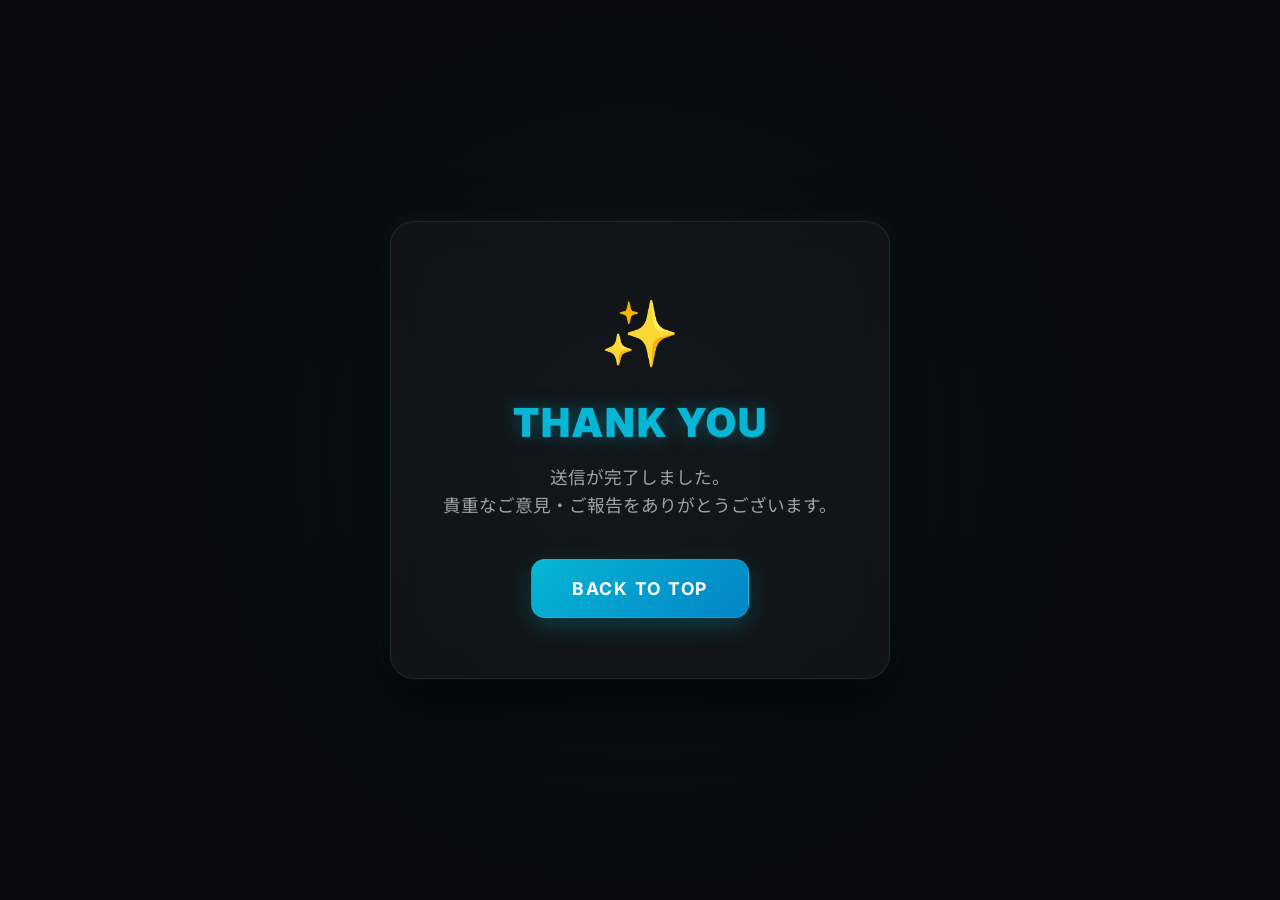
<file: thank-you.html>
<!DOCTYPE html>
<html lang="ja">
<head>
<meta charset="UTF-8">
<meta name="viewport" content="width=device-width, initial-scale=1.0, maximum-scale=1.0, user-scalable=no">
<meta name="robots" content="noindex">
<title>Thank You - Q-Room</title>
<link rel="preconnect" href="https://fonts.googleapis.com">
<link href="https://fonts.googleapis.com/css2?family=Inter:wght@400;700;900&family=Noto+Sans+JP:wght@400;700&family=JetBrains+Mono:wght@400;700&display=swap" rel="stylesheet">
<style>
*, *::before, *::after { box-sizing: border-box; margin: 0; padding: 0; }
:root {
  --bg-color: #09090b;
  --surface-color: rgba(24, 24, 27, 0.65);
  --border-color: rgba(255, 255, 255, 0.08);
  --cyan: #06b6d4;
  --text-main: #f4f4f5;
  --text-muted: #a1a1aa;
  --font-en: 'Inter', sans-serif;
  --font-ja: 'Noto Sans JP', sans-serif;
  --glass-blur: blur(16px);
}
html, body { min-height: 100vh; }
body {
  background-color: var(--bg-color);
  background-image: radial-gradient(circle at 50% 50%, rgba(6, 182, 212, 0.08) 0%, transparent 60%);
  background-attachment: fixed;
  color: var(--text-main);
  font-family: var(--font-ja);
  display: flex;
  justify-content: center;
  align-items: center;
  overflow: hidden;
}
.container {
  text-align: center;
  background: var(--surface-color);
  backdrop-filter: var(--glass-blur);
  border: 1px solid var(--border-color);
  border-radius: 24px;
  padding: 60px 40px;
  max-width: 90%;
  width: 500px;
  box-shadow: 0 24px 60px rgba(0, 0, 0, 0.8), 0 0 20px rgba(6, 182, 212, 0.1);
  animation: popIn 0.6s cubic-bezier(0.16, 1, 0.3, 1) forwards;
}
@keyframes popIn {
  from { opacity: 0; transform: scale(0.95) translateY(20px); }
  to { opacity: 1; transform: scale(1) translateY(0); }
}
.icon {
  font-size: 4rem;
  margin-bottom: 24px;
  animation: float 3s ease-in-out infinite;
}
@keyframes float {
  0% { transform: translateY(0px); }
  50% { transform: translateY(-10px); }
  100% { transform: translateY(0px); }
}
.title {
  font-family: var(--font-en);
  font-size: 2.5rem;
  font-weight: 900;
  color: var(--cyan);
  margin-bottom: 16px;
  letter-spacing: 0.05em;
  text-shadow: 0 0 20px rgba(6, 182, 212, 0.4);
}
.message {
  font-size: 1.1rem;
  color: var(--text-muted);
  line-height: 1.6;
  margin-bottom: 40px;
}
.btn {
  display: inline-block;
  text-decoration: none;
  background: linear-gradient(135deg, var(--cyan), #0284c7);
  color: #fff;
  padding: 18px 40px;
  border-radius: 14px;
  font-family: var(--font-en);
  font-weight: 700;
  font-size: 1.1rem;
  letter-spacing: 0.1em;
  transition: all 0.3s cubic-bezier(0.16, 1, 0.3, 1);
  box-shadow: 0 8px 24px rgba(6, 182, 212, 0.25);
  border: 1px solid rgba(255, 255, 255, 0.1);
}
.btn:hover {
  box-shadow: 0 12px 32px rgba(6, 182, 212, 0.4);
  transform: translateY(-3px);
}
</style>
</head>
<body>
  <div class="container">
    <div class="icon">✨</div>
    <div class="title">THANK YOU</div>
    <div class="message">
      送信が完了しました。<br>
      貴重なご意見・ご報告をありがとうございます。
    </div>
    <a href="https://astro-root.com/q-room/" class="btn">BACK TO TOP</a>
  </div>
</body>
</html>
</file>
<file: css/manual.css>
*, *::before, *::after { box-sizing: border-box; margin: 0; padding: 0; }
:root {
  --bg: #09090b;
  --surface: rgba(24,24,27,0.8);
  --border: rgba(255,255,255,0.1);
  --cyan: #06b6d4;
  --magenta: #e11d48;
  --green: #10b981;
  --yellow: #f59e0b;
  --red: #ef4444;
  --text: #f4f4f5;
  --muted: #a1a1aa;
  --en: 'Inter', sans-serif;
  --ja: 'Noto Sans JP', sans-serif;
  --mono: 'JetBrains Mono', monospace;
}
html { scroll-behavior: smooth; }
body {
  background: var(--bg);
  background-image:
    radial-gradient(ellipse at 0% 0%, rgba(6,182,212,0.07) 0%, transparent 55%),
    radial-gradient(ellipse at 100% 100%, rgba(225,29,72,0.07) 0%, transparent 55%);
  background-attachment: fixed;
  color: var(--text);
  font-family: var(--ja);
  line-height: 1.7;
  overflow-x: hidden;
}
.wrapper { max-width: 760px; margin: 0 auto; padding: 0 24px 120px; }
.hero {
  padding: 80px 0 60px;
  text-align: center;
  position: relative;
}
.hero::after {
  content: '';
  position: absolute;
  bottom: 0; left: 50%;
  transform: translateX(-50%);
  width: 120px; height: 1px;
  background: linear-gradient(90deg, transparent, var(--cyan), transparent);
}
.hero-logo {
  font-family: var(--en); font-size: clamp(3rem, 10vw, 5rem); font-weight: 900;
  background: linear-gradient(135deg, #fff, var(--cyan));
  -webkit-background-clip: text; -webkit-text-fill-color: transparent;
  letter-spacing: 0.08em;
  filter: drop-shadow(0 8px 32px rgba(6,182,212,0.35));
}
.hero-sub {
  font-family: var(--mono); font-size: 0.8rem; color: var(--muted);
  letter-spacing: 0.3em; margin: 10px 0 20px; text-transform: uppercase;
}
.hero-desc { color: var(--muted); font-size: 0.95rem; max-width: 480px; margin: 0 auto; }
.toc {
  background: var(--surface);
  border: 1px solid var(--border);
  border-radius: 20px;
  padding: 28px 32px;
  margin: 48px 0;
  backdrop-filter: blur(20px);
}
.toc-title {
  font-family: var(--en); font-size: 0.75rem; font-weight: 700;
  color: var(--cyan); letter-spacing: 0.2em; text-transform: uppercase;
  margin-bottom: 16px;
}
.toc-list { list-style: none; display: flex; flex-direction: column; gap: 6px; }
.toc-list a {
  color: var(--muted); text-decoration: none; font-size: 0.9rem;
  display: flex; align-items: center; gap: 10px; transition: color 0.2s;
}
.toc-list a:hover { color: var(--cyan); }
.toc-num {
  font-family: var(--mono); font-size: 0.7rem; color: var(--cyan);
  min-width: 20px; opacity: 0.7;
}
.section { margin-top: 72px; }
.section-label {
  font-family: var(--mono); font-size: 0.7rem; color: var(--cyan);
  letter-spacing: 0.2em; text-transform: uppercase; margin-bottom: 10px;
  display: flex; align-items: center; gap: 10px;
}
.section-label::after {
  content: ''; flex: 1; height: 1px;
  background: linear-gradient(90deg, rgba(6,182,212,0.4), transparent);
}
.section-title {
  font-family: var(--en); font-size: clamp(1.4rem, 4vw, 1.9rem); font-weight: 900;
  letter-spacing: 0.05em; margin-bottom: 24px; color: var(--text);
}
.section-body { color: var(--muted); font-size: 0.95rem; }
.section-body p { margin-bottom: 16px; }
.section-body p:last-child { margin-bottom: 0; }
.steps { display: flex; flex-direction: column; gap: 16px; margin-top: 24px; }
.step {
  background: var(--surface); border: 1px solid var(--border);
  border-radius: 16px; padding: 20px 24px;
  display: flex; gap: 20px; align-items: flex-start;
  backdrop-filter: blur(16px);
  transition: border-color 0.3s, transform 0.3s;
}
.step:hover { border-color: rgba(6,182,212,0.35); transform: translateX(4px); }
.step-num {
  font-family: var(--en); font-size: 1.8rem; font-weight: 900;
  color: var(--cyan); opacity: 0.35; line-height: 1;
  flex-shrink: 0; width: 40px; text-align: center; padding-top: 2px;
}
.step-title { font-weight: 700; font-size: 1rem; margin-bottom: 6px; color: var(--text); }
.step-desc { font-size: 0.88rem; color: var(--muted); line-height: 1.6; }
.rules-grid { display: grid; grid-template-columns: 1fr 1fr; gap: 16px; margin-top: 24px; }
@media (max-width: 540px) { .rules-grid { grid-template-columns: 1fr; } }
.rule-card {
  background: var(--surface); border: 1px solid var(--border);
  border-radius: 16px; padding: 20px; backdrop-filter: blur(16px);
  transition: border-color 0.3s, transform 0.3s;
  cursor: default;
}
.rule-card:hover { transform: translateY(-3px); border-color: rgba(255,255,255,0.2); }
.rule-name {
  font-family: var(--en); font-size: 0.8rem; font-weight: 900;
  letter-spacing: 0.12em; text-transform: uppercase;
  padding: 5px 10px; border-radius: 8px; display: inline-block;
  margin-bottom: 10px;
}
.tag-c { background: rgba(6,182,212,0.15); color: var(--cyan); border: 1px solid rgba(6,182,212,0.3); }
.tag-m { background: rgba(225,29,72,0.15); color: #fb7185; border: 1px solid rgba(225,29,72,0.3); }
.tag-g { background: rgba(16,185,129,0.15); color: var(--green); border: 1px solid rgba(16,185,129,0.3); }
.tag-y { background: rgba(245,158,11,0.15); color: var(--yellow); border: 1px solid rgba(245,158,11,0.3); }
.tag-p { background: rgba(139,92,246,0.15); color: #a78bfa; border: 1px solid rgba(139,92,246,0.3); }
.rule-summary { font-size: 0.85rem; color: var(--muted); line-height: 1.6; margin-bottom: 12px; }
.rule-formula {
  font-family: var(--mono); font-size: 0.78rem;
  background: rgba(255,255,255,0.05); border: 1px solid var(--border);
  border-radius: 8px; padding: 8px 12px; color: var(--text);
  display: flex; flex-direction: column; gap: 3px;
}
.formula-win { color: var(--green); }
.formula-lose { color: var(--red); }
.formula-note { color: var(--muted); font-size: 0.72rem; }
.buttons-doc { display: flex; flex-direction: column; gap: 14px; margin-top: 24px; }
.btn-doc {
  background: var(--surface); border: 1px solid var(--border);
  border-radius: 14px; padding: 18px 22px;
  display: flex; align-items: center; gap: 18px;
  backdrop-filter: blur(16px);
}
.btn-icon {
  width: 48px; height: 48px; border-radius: 12px;
  display: flex; align-items: center; justify-content: center;
  font-size: 1.4rem; flex-shrink: 0;
  font-family: var(--en); font-weight: 700;
}
.btn-icon.o { background: rgba(16,185,129,0.15); border: 1px solid rgba(16,185,129,0.4); }
.btn-icon.x { background: rgba(239,68,68,0.15); border: 1px solid rgba(239,68,68,0.4); }
.btn-icon.undo { background: rgba(6,182,212,0.1); border: 1px solid rgba(6,182,212,0.3); }
.btn-icon.watch { background: rgba(255,255,255,0.07); border: 1px solid var(--border); }
.btn-icon.leave { background: rgba(239,68,68,0.1); border: 1px solid rgba(239,68,68,0.2); }
.btn-icon.reset { background: rgba(245,158,11,0.1); border: 1px solid rgba(245,158,11,0.2); }
.btn-icon.finish { background: rgba(225,29,72,0.12); border: 1px solid rgba(225,29,72,0.3); }
.btn-doc-title { font-weight: 700; font-size: 0.95rem; color: var(--text); margin-bottom: 3px; }
.btn-doc-desc { font-size: 0.83rem; color: var(--muted); line-height: 1.5; }
.caution-list { display: flex; flex-direction: column; gap: 14px; margin-top: 24px; }
.caution {
  background: var(--surface); border-radius: 14px; padding: 18px 22px;
  display: flex; gap: 16px; align-items: flex-start;
  backdrop-filter: blur(12px);
}
.caution.warn { border: 1px solid rgba(245,158,11,0.35); }
.caution.info { border: 1px solid rgba(6,182,212,0.3); }
.caution.danger { border: 1px solid rgba(239,68,68,0.35); }
.caution-icon { font-size: 1.3rem; flex-shrink: 0; margin-top: 1px; }
.caution-title { font-weight: 700; font-size: 0.9rem; margin-bottom: 4px; }
.caution.warn .caution-title { color: var(--yellow); }
.caution.info .caution-title { color: var(--cyan); }
.caution.danger .caution-title { color: var(--red); }
.caution-body { font-size: 0.85rem; color: var(--muted); line-height: 1.6; }
.badge-table { width: 100%; border-collapse: collapse; margin-top: 20px; font-size: 0.88rem; }
.badge-table th {
  font-family: var(--en); font-size: 0.72rem; font-weight: 700;
  color: var(--cyan); letter-spacing: 0.15em; text-transform: uppercase;
  padding: 10px 14px; text-align: left;
  border-bottom: 1px solid var(--border);
}
.badge-table td {
  padding: 12px 14px; border-bottom: 1px solid rgba(255,255,255,0.05);
  color: var(--muted); vertical-align: top;
}
.badge-table td:first-child { color: var(--text); font-weight: 700; white-space: nowrap; }
.badge-table tr:last-child td { border-bottom: none; }
.badge-sample {
  display: inline-block; font-size: 0.7rem; padding: 4px 9px; border-radius: 7px;
  font-family: var(--en); font-weight: 700; letter-spacing: 0.08em;
}
.chat-features { display: grid; grid-template-columns: 1fr 1fr; gap: 14px; margin-top: 24px; }
@media (max-width: 480px) { .chat-features { grid-template-columns: 1fr; } }
.chat-feat {
  background: var(--surface); border: 1px solid var(--border);
  border-radius: 14px; padding: 18px 20px; backdrop-filter: blur(12px);
}
.chat-feat-icon { font-size: 1.5rem; margin-bottom: 10px; }
.chat-feat-title { font-weight: 700; font-size: 0.9rem; margin-bottom: 6px; color: var(--text); }
.chat-feat-desc { font-size: 0.82rem; color: var(--muted); line-height: 1.6; }
.faq { display: flex; flex-direction: column; gap: 12px; margin-top: 24px; }
.faq-item {
  background: var(--surface); border: 1px solid var(--border);
  border-radius: 14px; overflow: hidden; backdrop-filter: blur(12px);
}
.faq-q {
  padding: 18px 22px; font-weight: 700; font-size: 0.92rem;
  cursor: pointer; display: flex; justify-content: space-between; align-items: center;
  gap: 12px; user-select: none; transition: background 0.2s;
}
.faq-q:hover { background: rgba(255,255,255,0.04); }
.faq-q::before { content: 'Q.'; font-family: var(--mono); color: var(--cyan); flex-shrink: 0; }
.faq-arrow { color: var(--muted); font-size: 0.8rem; transition: transform 0.3s; flex-shrink: 0; }
.faq-item.open .faq-arrow { transform: rotate(180deg); }
.faq-a {
  padding: 0 22px; max-height: 0; overflow: hidden;
  transition: max-height 0.4s cubic-bezier(0.16,1,0.3,1), padding 0.3s;
  font-size: 0.87rem; color: var(--muted); line-height: 1.7;
}
.faq-item.open .faq-a { max-height: 400px; padding: 0 22px 20px; }
.footer {
  margin-top: 80px; padding-top: 32px;
  border-top: 1px solid var(--border);
  text-align: center;
}
.footer-logo { font-family: var(--en); font-size: 1.6rem; font-weight: 900; color: var(--cyan); letter-spacing: 0.1em; }
.footer-links { display: flex; justify-content: center; gap: 24px; margin: 16px 0; }
.footer-links a { color: var(--muted); text-decoration: none; font-size: 0.85rem; transition: color 0.2s; }
.footer-links a:hover { color: var(--cyan); }
.footer-copy { font-size: 0.78rem; color: rgba(161,161,170,0.5); }
.highlight { color: var(--cyan); font-weight: 700; }
.hl-green { color: var(--green); font-weight: 700; }
.hl-red { color: var(--red); font-weight: 700; }
.hl-yellow { color: var(--yellow); font-weight: 700; }
code {
  font-family: var(--mono); font-size: 0.85em;
  background: rgba(255,255,255,0.08); border: 1px solid var(--border);
  border-radius: 5px; padding: 1px 6px; color: var(--text);
}
.divider { height: 1px; background: var(--border); margin: 40px 0; }
.scroll-top {
  position: fixed; bottom: 28px; right: 28px;
  width: 44px; height: 44px; border-radius: 12px;
  background: rgba(6,182,212,0.15); border: 1px solid rgba(6,182,212,0.4);
  color: var(--cyan); cursor: pointer; display: none; align-items: center;
  justify-content: center; font-size: 1.1rem; transition: 0.3s;
  backdrop-filter: blur(16px); z-index: 100;
}
.scroll-top:hover { background: rgba(6,182,212,0.25); transform: translateY(-3px); }
.scroll-top.show { display: flex; }
@keyframes fadeUp { from { opacity: 0; transform: translateY(20px); } to { opacity: 1; transform: translateY(0); } }
.section { animation: fadeUp 0.6s cubic-bezier(0.16,1,0.3,1) both; }


/* === q-room-fixes-2: collapsible rule cards === */
.rule-card { cursor: pointer; }
.rule-card summary {
  list-style: none;
  cursor: pointer;
}
.rule-card summary::-webkit-details-marker { display: none; }
.rule-card summary::after {
  content: "▾";
  float: right;
  color: var(--muted);
  transition: transform 0.25s ease;
}
.rule-card[open] summary::after {
  transform: rotate(180deg);
}
.rule-card[open] .rule-summary,
.rule-card[open] .rule-formula {
  animation: rule-card-fade 0.2s ease;
}
@keyframes rule-card-fade {
  from { opacity: 0; }
  to { opacity: 1; }
}
</file>
